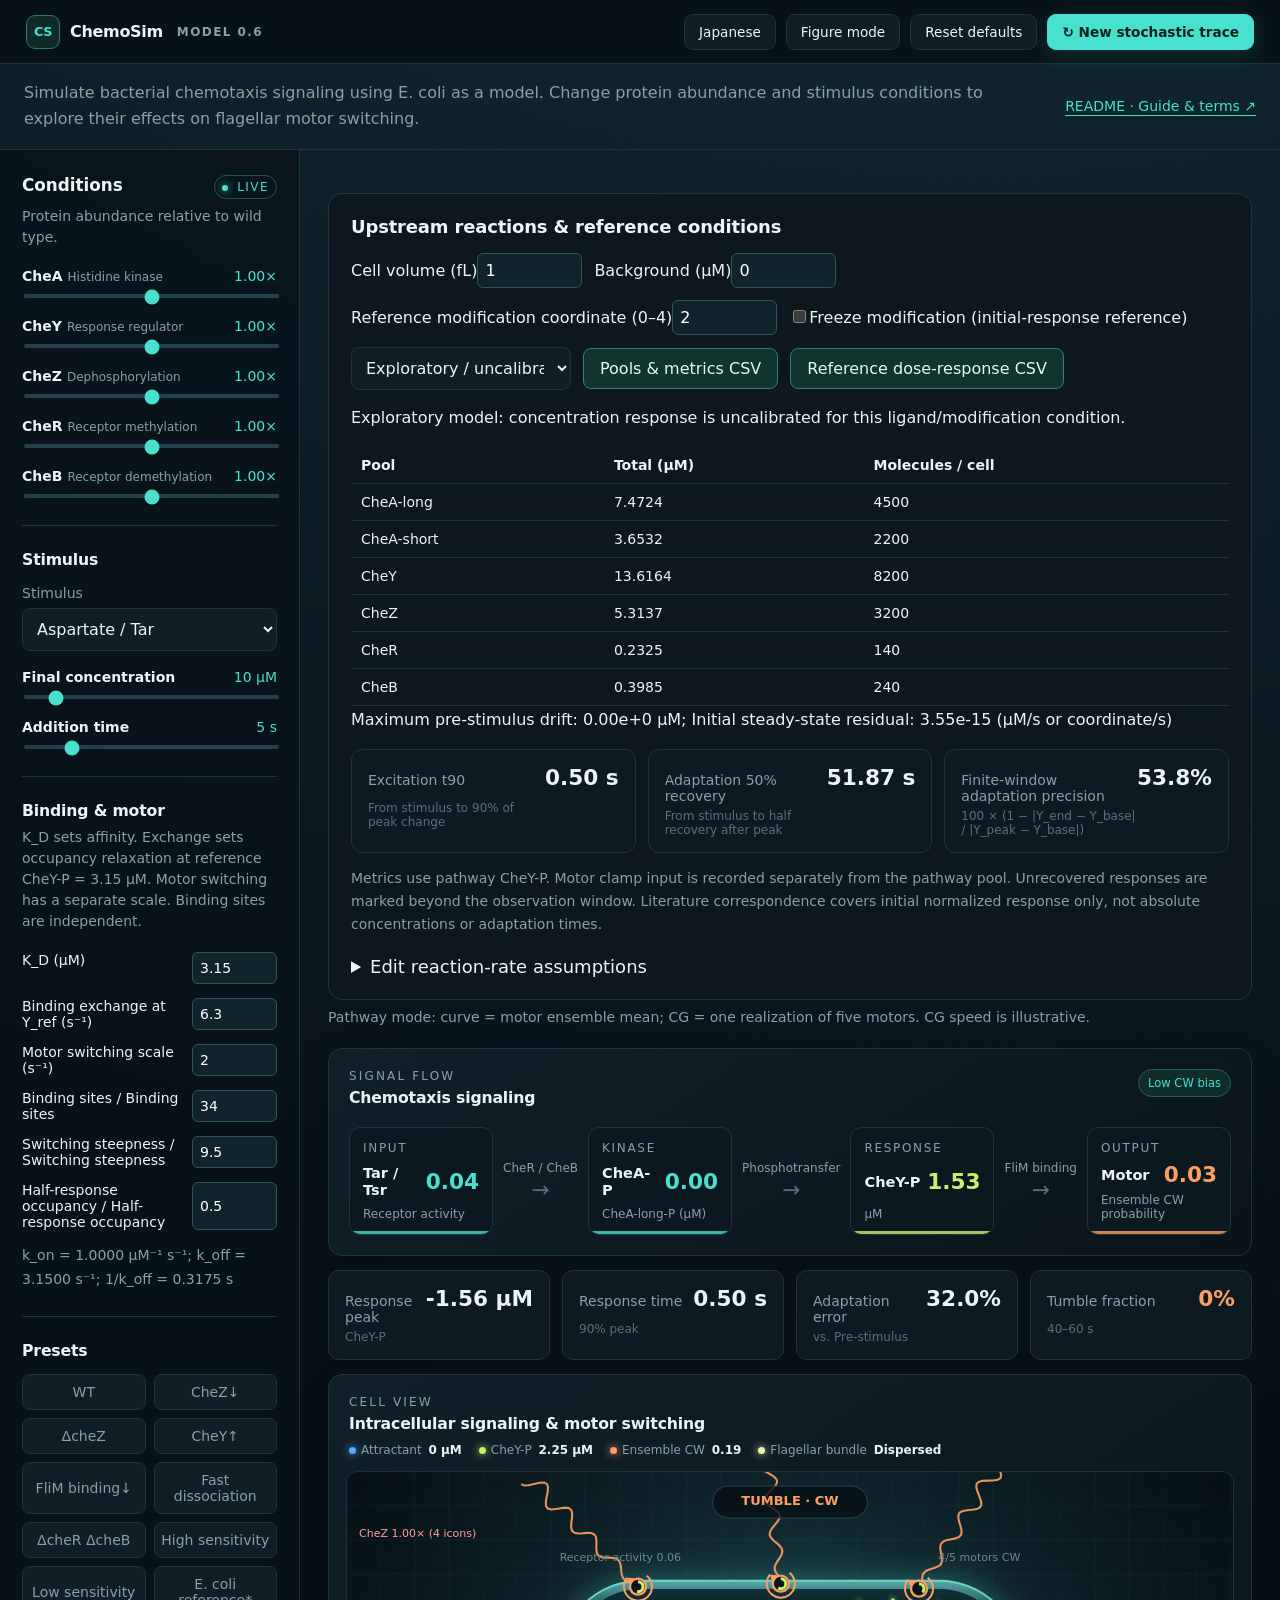
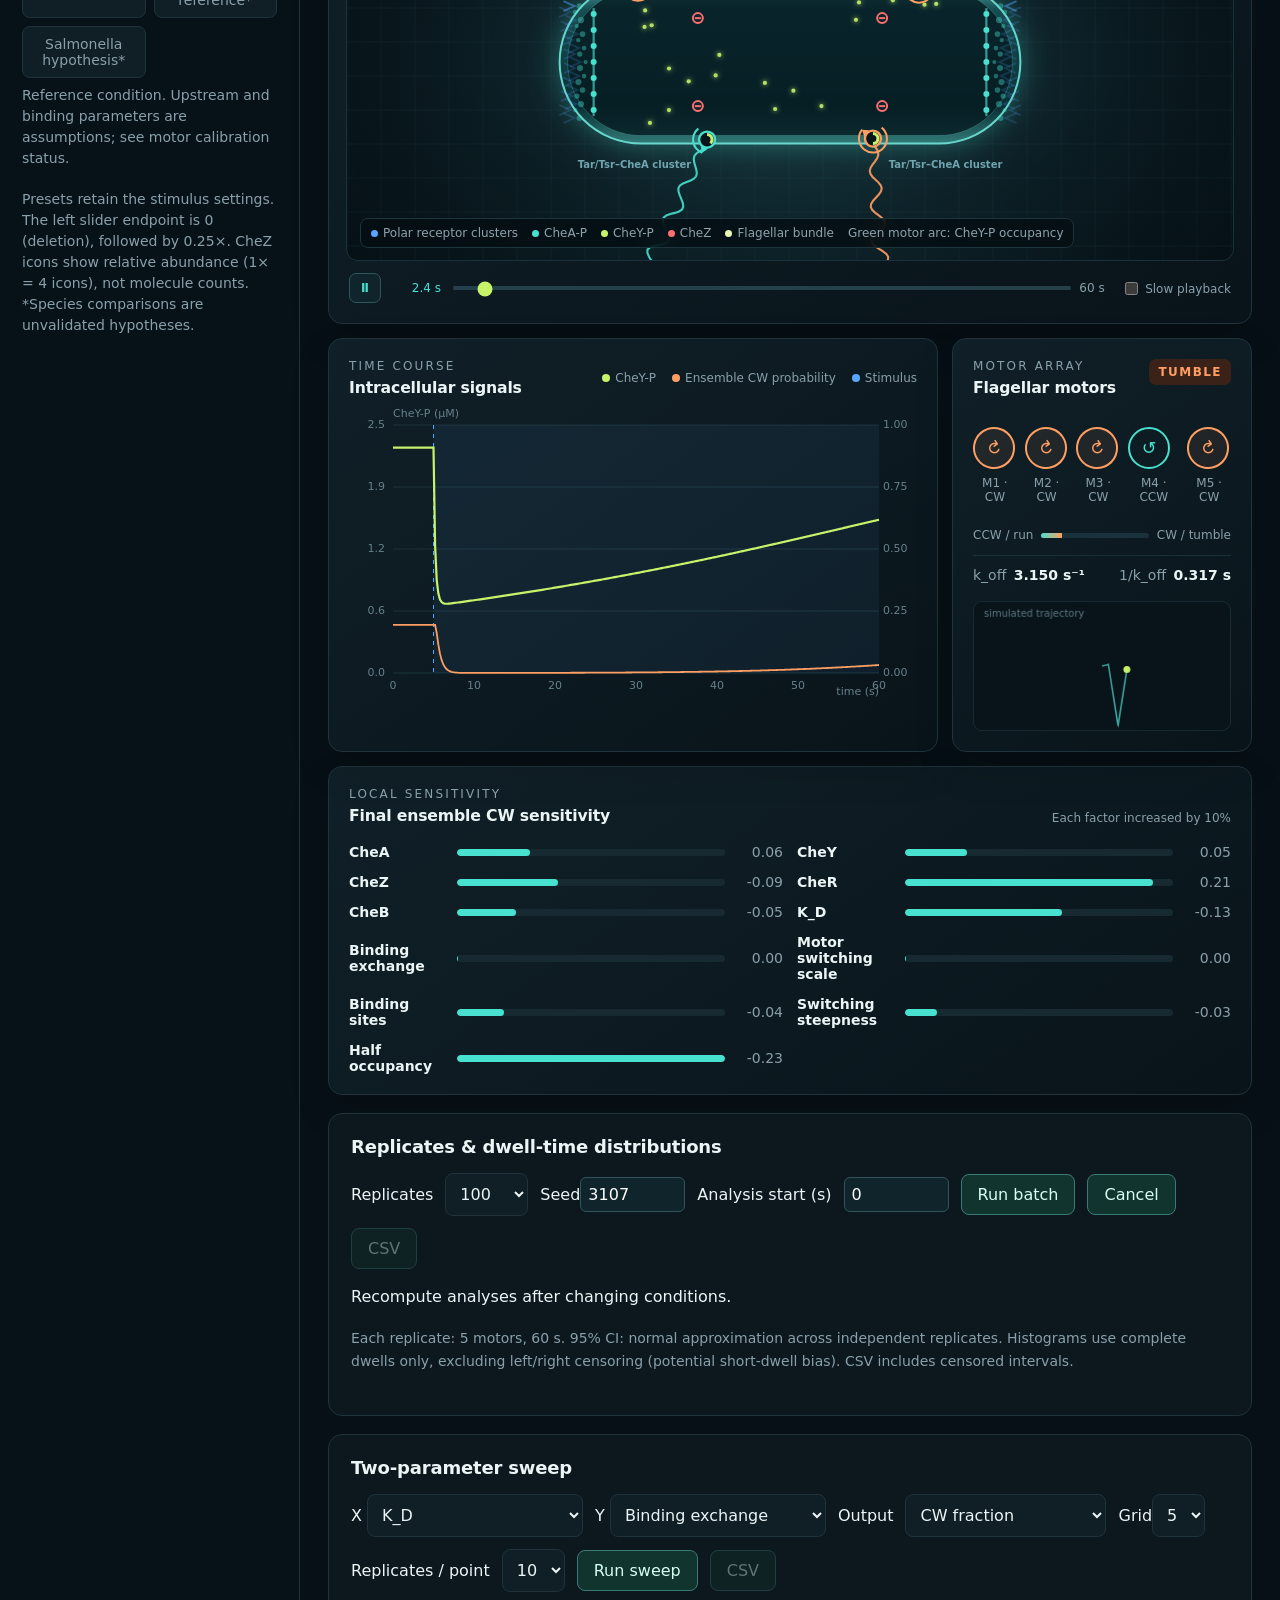
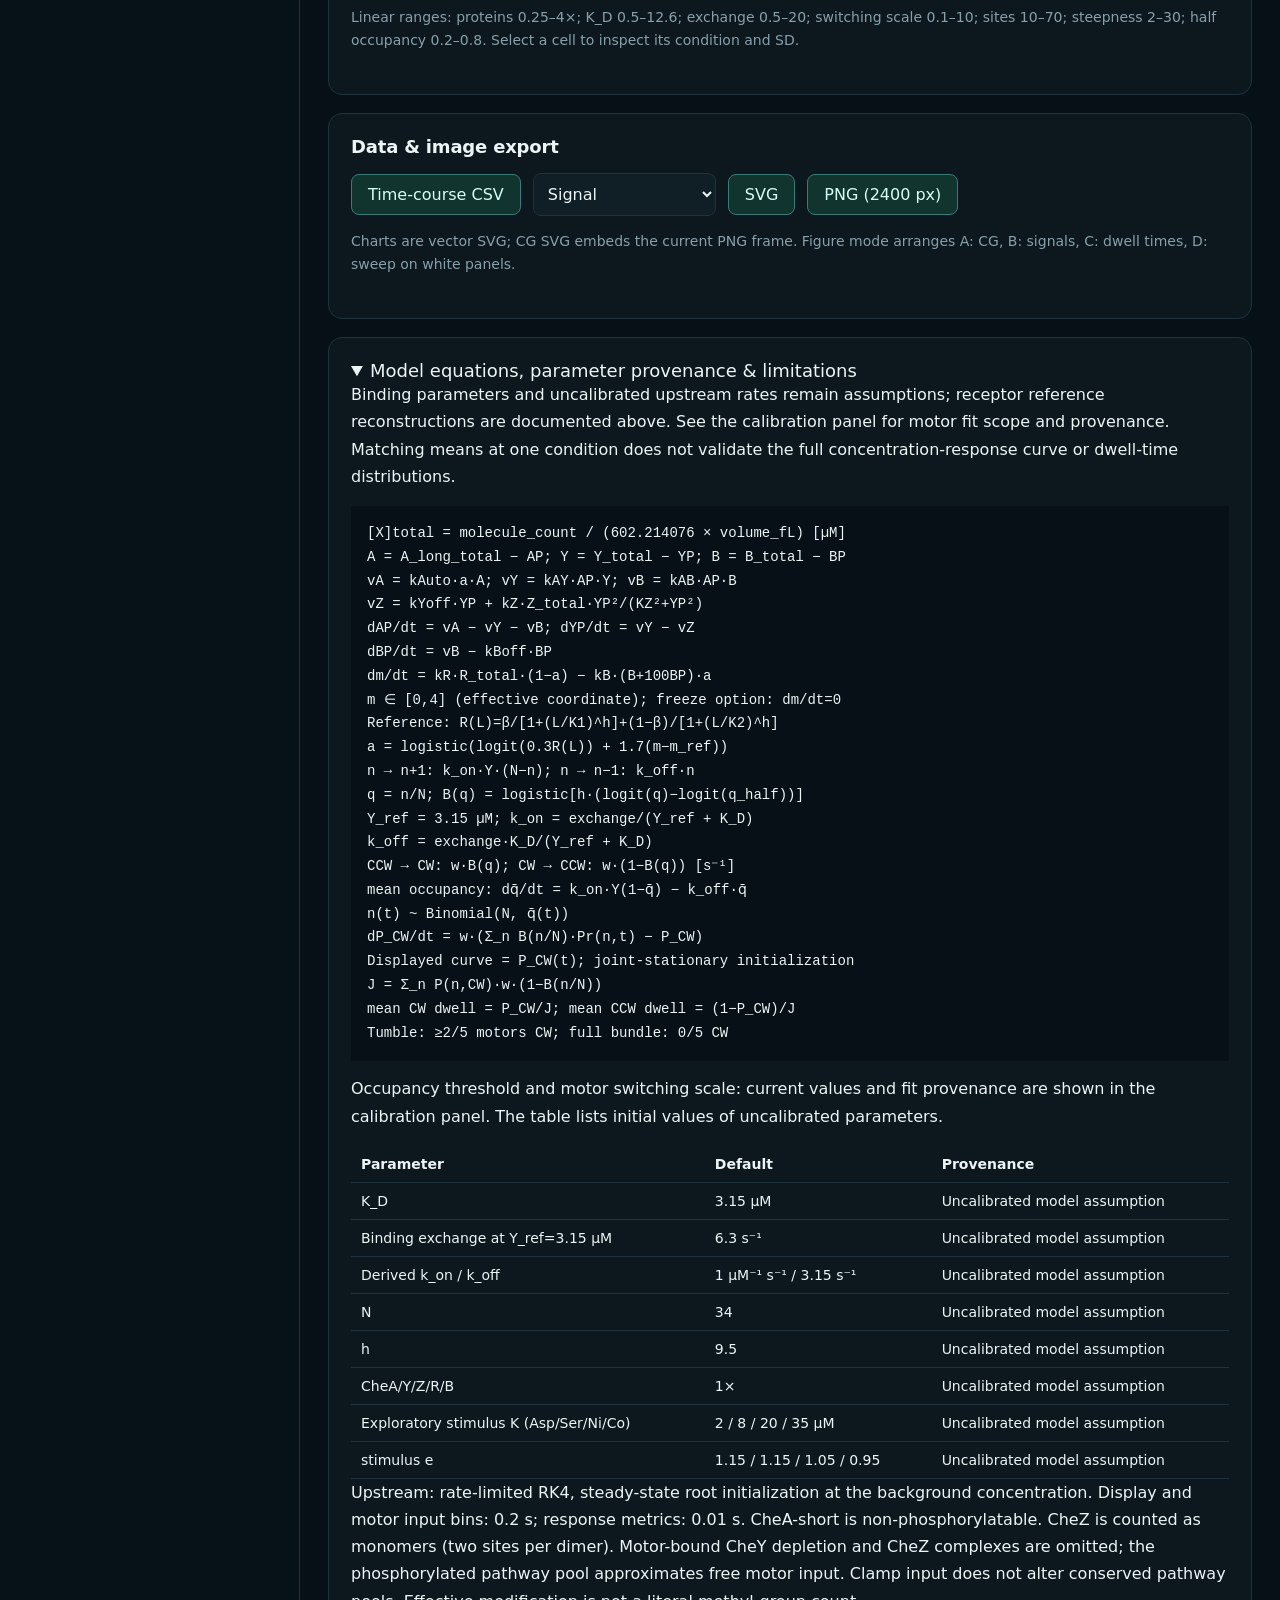
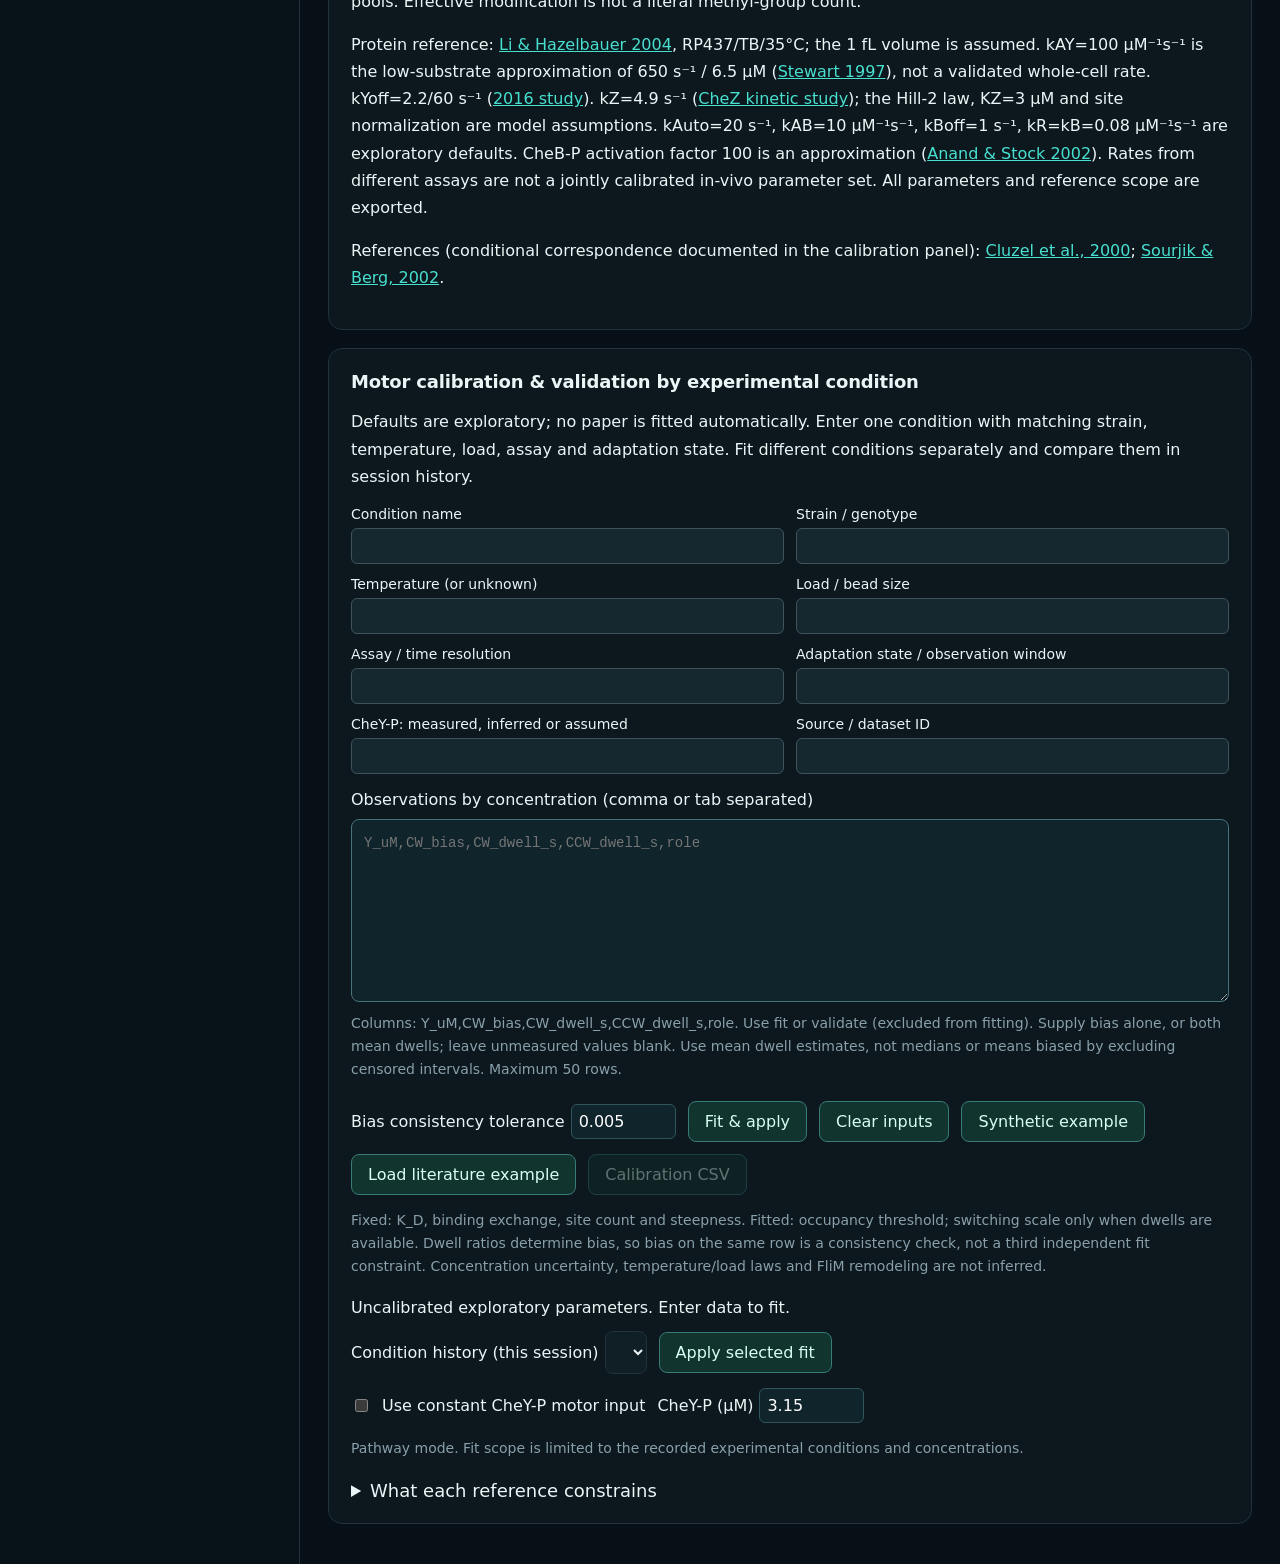
<file: index.html>
<!doctype html>
<html lang="en">
<head>
  <meta charset="utf-8">
  <meta name="viewport" content="width=device-width, initial-scale=1">
  <meta name="theme-color" content="#071016">
  <title>ChemoSim — E. coli chemotaxis simulator</title>
  <meta name="description" content="Explore E. coli chemotaxis with conserved protein pools, stochastic motors and condition-specific calibration. Model assumptions and limitations are documented.">
  <link rel="stylesheet" href="styles.css">
  <link rel="stylesheet" href="research.css">
</head>
<body>
  <header class="topbar">
    <div class="brand"><span class="brand-mark">CS</span><span>ChemoSim</span><em>MODEL 0.6</em></div>
    <div class="top-actions">
      <button id="resetBtn" class="ghost-btn" type="button">標準条件に戻す</button>
      <button id="runBtn" class="primary-btn" type="button" title="同一条件で新しい確率的切替系列を生成"><span>↻</span> 確率過程を再試行</button>
    </div>
  </header>
  <section class="tool-intro" aria-label="About ChemoSim"><p data-ja="バクテリアの走化性シグナル伝達を、大腸菌をモデルにシミュレーションします。タンパク質量や刺激条件を変え、べん毛モーターの回転切替への影響を可視化できます。" data-en="Simulate bacterial chemotaxis signaling using E. coli as a model. Change protein abundance and stimulus conditions to explore their effects on flagellar motor switching.">Simulate bacterial chemotaxis signaling using E. coli as a model. Change protein abundance and stimulus conditions to explore their effects on flagellar motor switching.</p><a class="readme-link" href="readme.html" target="_blank" rel="noopener" data-ja="README・使い方・利用条件 ↗" data-en="README · Guide &amp; terms ↗">README · Guide &amp; terms ↗</a></section>


  <main class="workspace">
    <aside class="controls-panel">
      <section>
        <div class="section-head"><h1>実験条件</h1><span class="status"><i></i> LIVE</span></div>
        <p class="helper">タンパク質量を野生型比で変更します。</p>
        <div id="proteinControls" class="control-list"></div>
      </section>

      <section class="stimulus-section">
        <h2>刺激</h2>
        <label class="select-label" for="ligandSelect">刺激物質</label>
        <select id="ligandSelect">
          <optgroup label="誘引物質">
            <option value="asp">Aspartate / Tar</option>
            <option value="ser">Serine / Tsr</option>
          </optgroup>
          <optgroup label="忌避物質">
            <option value="ni">Nickel (Ni²⁺) / Tar</option>
            <option value="co">Cobalt (Co²⁺) / Tar</option>
          </optgroup>
        </select>
        <div class="slider-row compact">
          <div class="slider-meta"><label for="ligand">添加後濃度</label><output id="ligandOut">10 µM</output></div>
          <input id="ligand" type="range" min="0" max="100" value="10" step="1">
        </div>
        <div class="slider-row compact">
          <div class="slider-meta"><label for="stepTime">添加時刻</label><output id="stepTimeOut">5 s</output></div>
          <input id="stepTime" type="range" min="0" max="30" value="5" step="1">
        </div>
      </section>

      <section class="motor-parameter-section">
        <h2>モーター特性</h2>
        <p class="helper">CheY-Pのモーターからの解離しやすさを変更します。</p>
        <div class="slider-row compact">
          <div class="slider-meta">
            <label for="motorInstability">CheY-P結合の不安定性<span>相対 k<sub>off</sub></span></label>
            <output id="motorInstabilityOut">1.00×</output>
          </div>
          <input id="motorInstability" type="range" min="0" max="200" value="100" step="1">
          <div class="range-ends"><span>安定 0.25×</span><span>不安定 4.00×</span></div>
        </div>
      </section>

      <section class="preset-section">
        <h2>比較プリセット</h2>
        <div class="preset-grid">
          <button data-preset="wt" class="preset active">WT</button>
          <button data-preset="cheZlow" class="preset">CheZ↓</button>
          <button data-preset="cheYhigh" class="preset">CheY↑</button>
          <button data-preset="adaptOff" class="preset">適応欠損</button>
        </div>
      </section>
    </aside>

    <section class="results-panel">
      <div class="pathway-card">
        <div class="card-head">
          <div><span class="eyebrow">SIGNAL FLOW</span><h2>走化性シグナル伝達</h2></div>
          <span id="phenotypeBadge" class="phenotype">適応応答</span>
        </div>
        <div class="pathway" aria-label="受容体からべん毛モーターまでのシグナル経路">
          <article class="node receptor"><small>INPUT</small><strong>Tar / Tsr</strong><span id="receptorValue">0.50</span><b>受容体活性</b></article>
          <div class="arrow"><span>CheR / CheB</span>→</div>
          <article class="node kinase"><small>KINASE</small><strong>CheA-P</strong><span id="cheAPValue">0.50</span><b>相対活性</b></article>
          <div class="arrow"><span>リン酸転移</span>→</div>
          <article class="node response"><small>RESPONSE</small><strong>CheY-P</strong><span id="cheYPValue">3.0</span><b>µM</b></article>
          <div class="arrow"><span>FliM結合</span>→</div>
          <article class="node motor"><small>OUTPUT</small><strong>Motor</strong><span id="cwValue">0.20</span><b>CW bias</b></article>
        </div>
      </div>

      <div class="metrics-grid">
        <article class="metric"><span>応答ピーク</span><strong id="peakMetric">—</strong><small>CheY-P</small></article>
        <article class="metric"><span>応答時間</span><strong id="responseMetric">—</strong><small>90% peak</small></article>
        <article class="metric"><span>適応誤差</span><strong id="adaptMetric">—</strong><small>vs. 刺激前</small></article>
        <article class="metric accent"><span>Tumble時間率</span><strong id="tumbleMetric">—</strong><small>40–60 s</small></article>
      </div>

      <article class="cell-card">
        <div class="card-head cell-head">
          <div><span class="eyebrow">CELL VIEW</span><h2>大腸菌内シグナルとモーター反転</h2></div>
          <div class="cell-readouts">
            <span><i id="stimulusDot" class="dot ligand-dot"></i><span id="stimulusKindLabel">誘引</span> <strong id="cgLigand">0 µM</strong></span>
            <span><i class="dot yp-dot"></i>CheY-P <strong id="cgCheYP">—</strong></span>
            <span><i class="dot motor-dot"></i>Ensemble CW <strong id="cgCW">—</strong></span>
            <span><i class="dot bundle-dot"></i>べん毛束 <strong id="bundleState">形成</strong></span>
          </div>
        </div>
        <div class="cell-stage">
          <canvas id="cellScene" role="img" aria-label="大腸菌内のCheY-P濃度とべん毛モーター回転を表すCGアニメーション"></canvas>
          <div class="scene-key">
            <span><i class="key-receptor"></i>極性受容体クラスター</span><span><i class="key-chea"></i>CheA-P</span><span><i class="key-chey"></i>CheY-P</span><span><i class="key-chez"></i>CheZ</span><span><i class="key-bundle"></i>べん毛束</span>
          </div>
        </div>
        <div class="playback">
          <button id="playPause" class="play-button" type="button" aria-label="アニメーションを一時停止">Ⅱ</button>
          <output id="playTime">0.0 s</output>
          <input id="timeScrubber" type="range" min="0" max="300" value="0" step="1" aria-label="シミュレーション時刻">
          <span>60 s</span>
          <label><input id="slowMotion" type="checkbox"> 低速再生</label>
        </div>
      </article>

      <div class="analysis-grid">
        <article class="chart-card">
          <div class="card-head chart-head">
            <div><span class="eyebrow">TIME COURSE</span><h2>細胞内シグナル</h2></div>
            <div class="legend"><span class="l-chey">CheY-P</span><span class="l-cw">Ensemble CW probability</span><span class="l-input">刺激</span></div>
          </div>
          <div class="canvas-wrap"><canvas id="signalChart" role="img" aria-label="CheY-PとCW biasの時系列グラフ"></canvas></div>
        </article>

        <article class="motor-card">
          <div class="card-head"><div><span class="eyebrow">MOTOR ARRAY</span><h2>べん毛モーター</h2></div><span id="behaviorState" class="behavior run">RUN</span></div>
          <div id="motorArray" class="motor-array"></div>
          <div class="motor-summary"><span>CCW / run</span><div class="bias-track"><i id="biasFill"></i></div><span>CW / tumble</span></div>
          <div class="motor-kinetics"><span>CheY-P相対解離速度 <strong id="motorKoffReadout">1.00×</strong></span><span>相対結合寿命 <strong id="motorLifetimeReadout">1.00×</strong></span></div>
          <canvas id="trajectory" class="trajectory" role="img" aria-label="細胞運動軌跡"></canvas>
        </article>
      </div>

      <article class="sensitivity-card">
        <div class="card-head"><div><span class="eyebrow">LOCAL SENSITIVITY</span><h2>定常CW biasへの寄与</h2></div><small>各因子を単独で+10%変化</small></div>
        <div id="sensitivityBars" class="sensitivity-bars"></div>
      </article>


    </section>
  </main>
  <script src="engine.js"></script>
  <script src="upstream.js"></script>
  <script src="app.js"></script>
  <script src="research.js"></script>
  <script src="motor-fit.js"></script>
  <script src="calibration.js"></script>
  <script src="upstream-ui.js"></script>
</body>
</html>
</file>
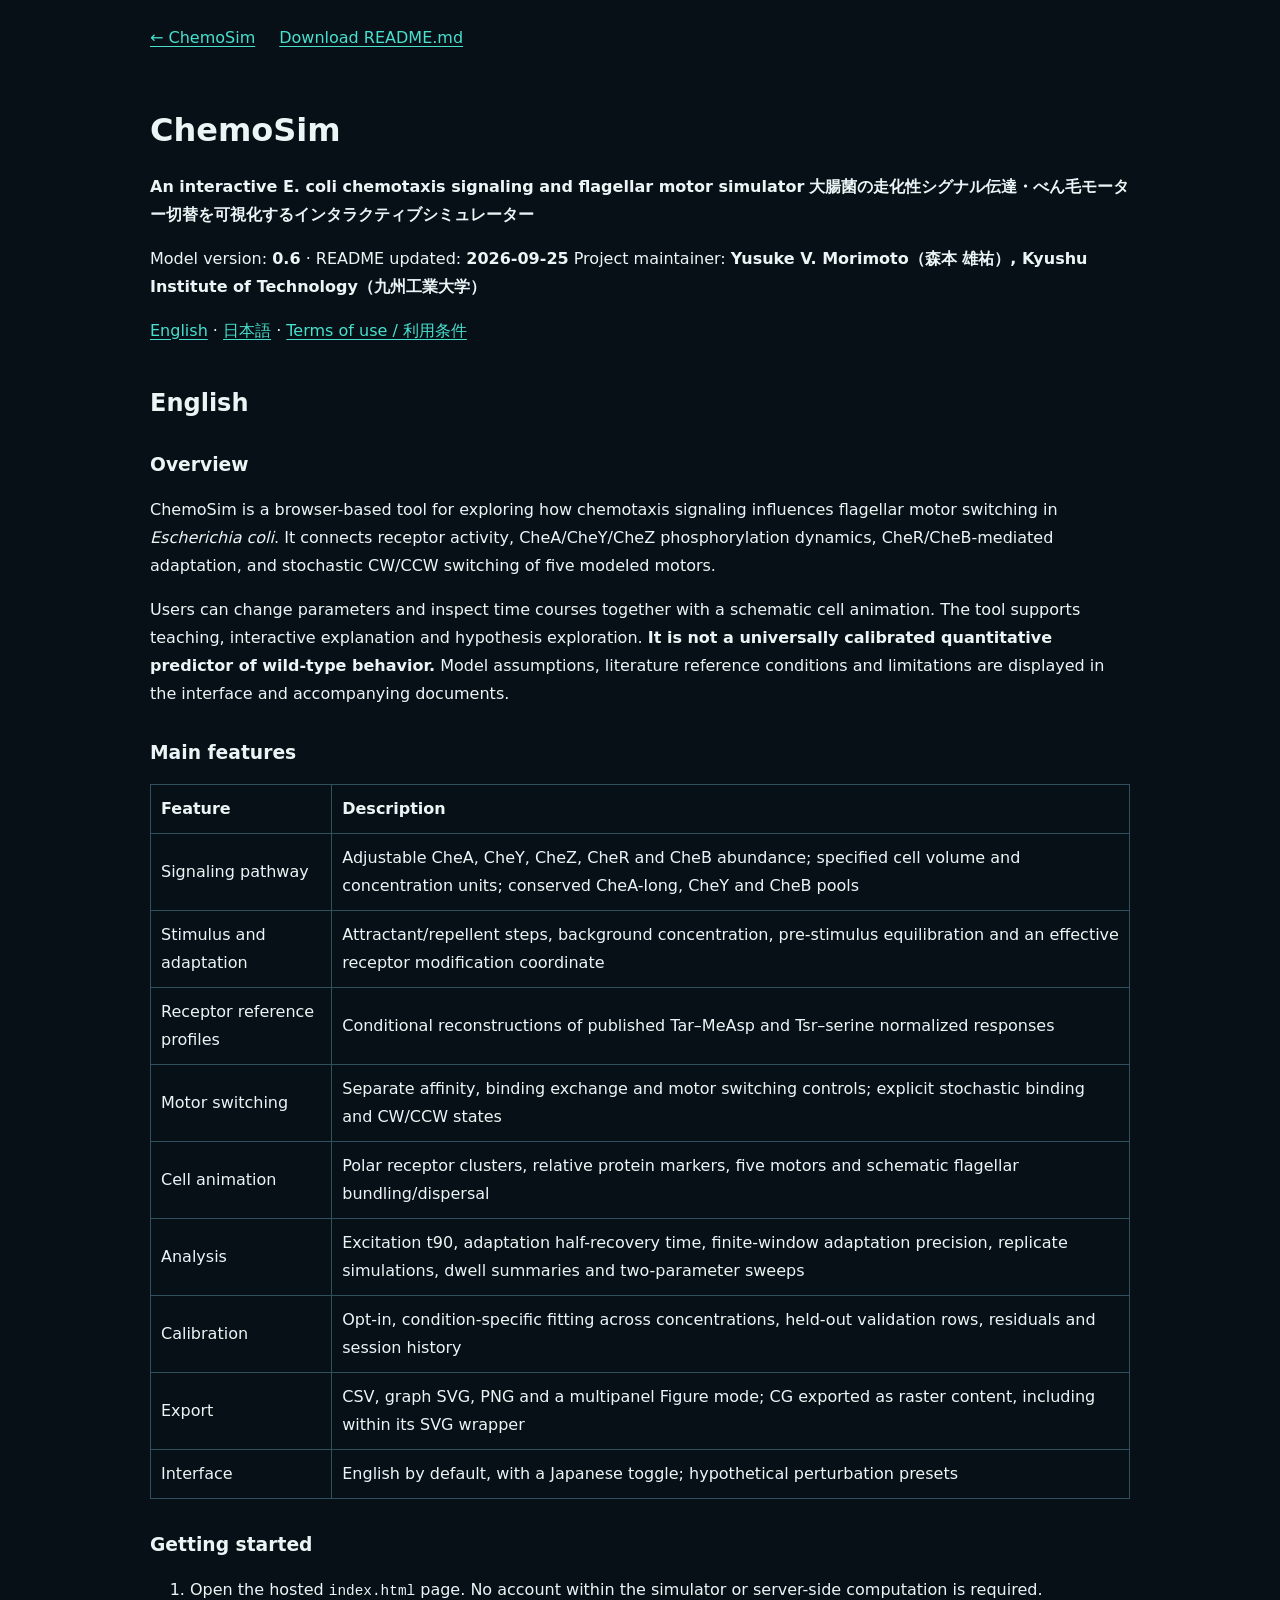
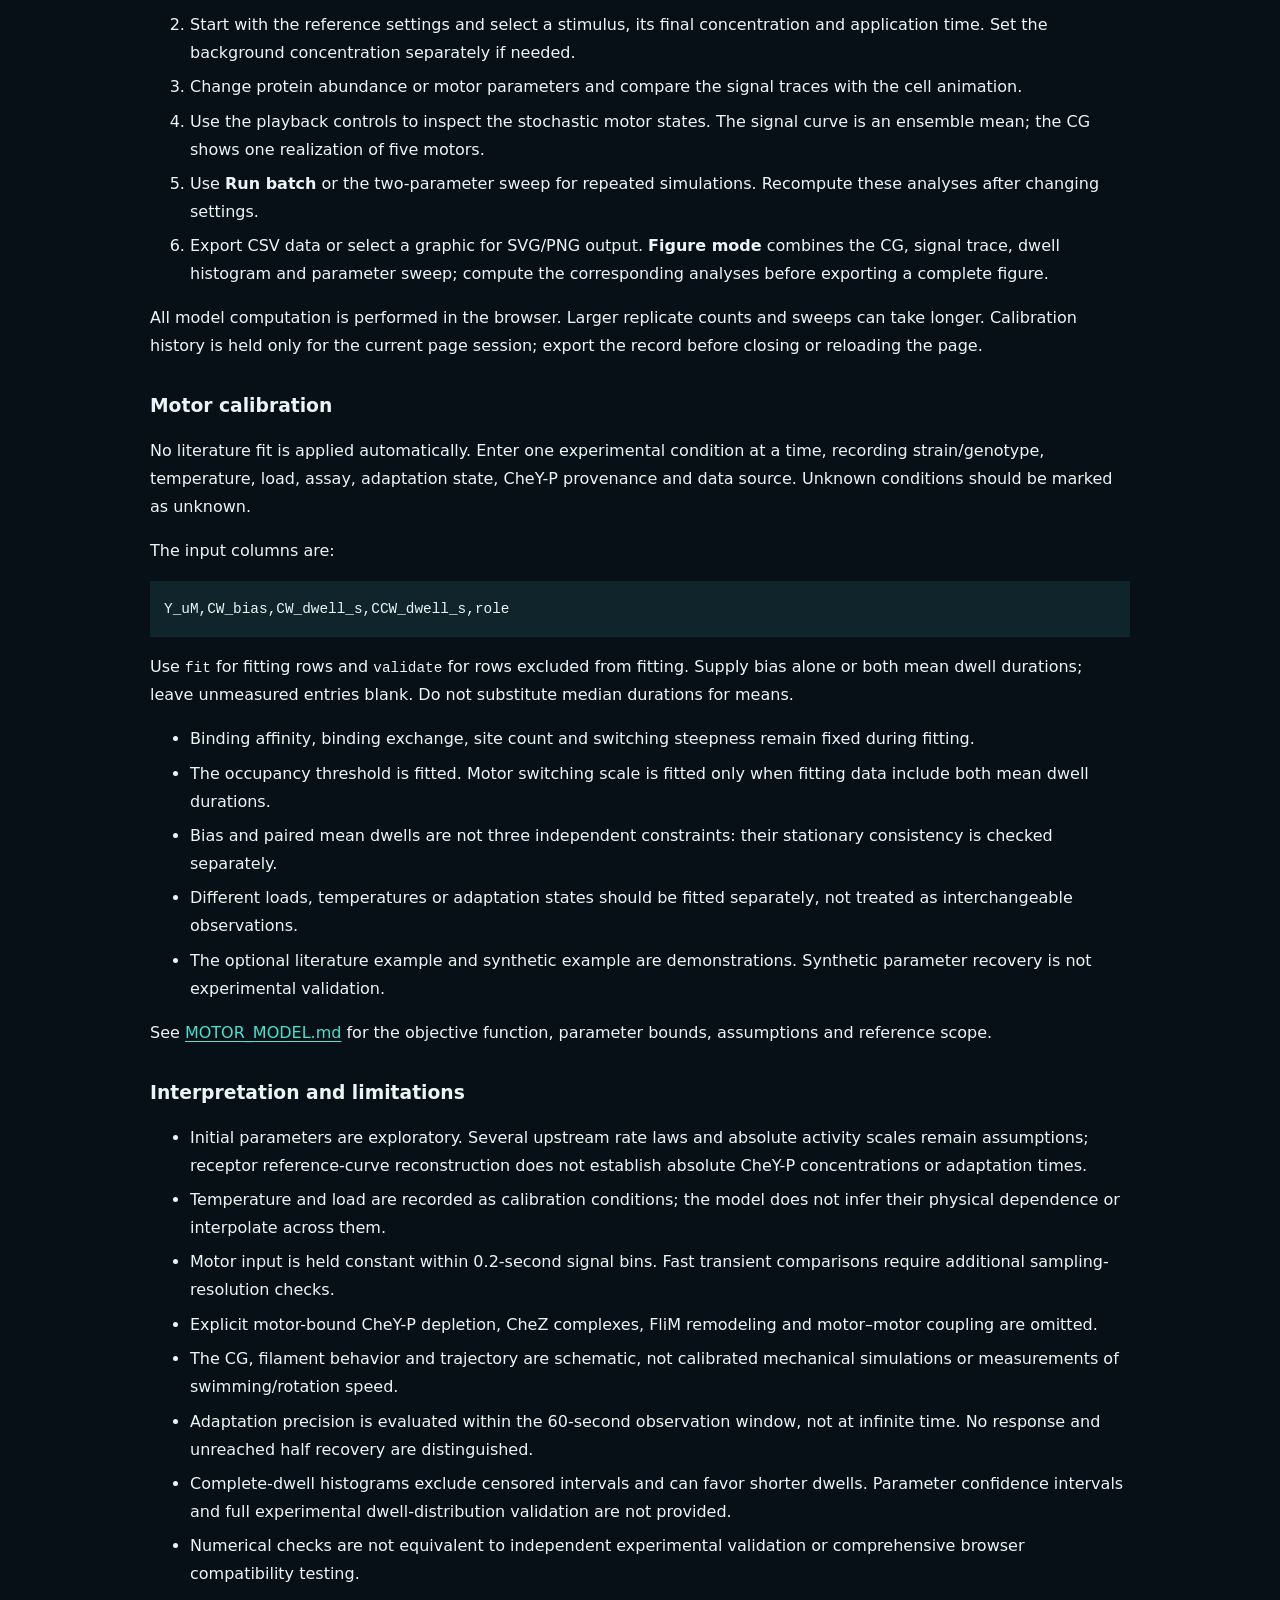
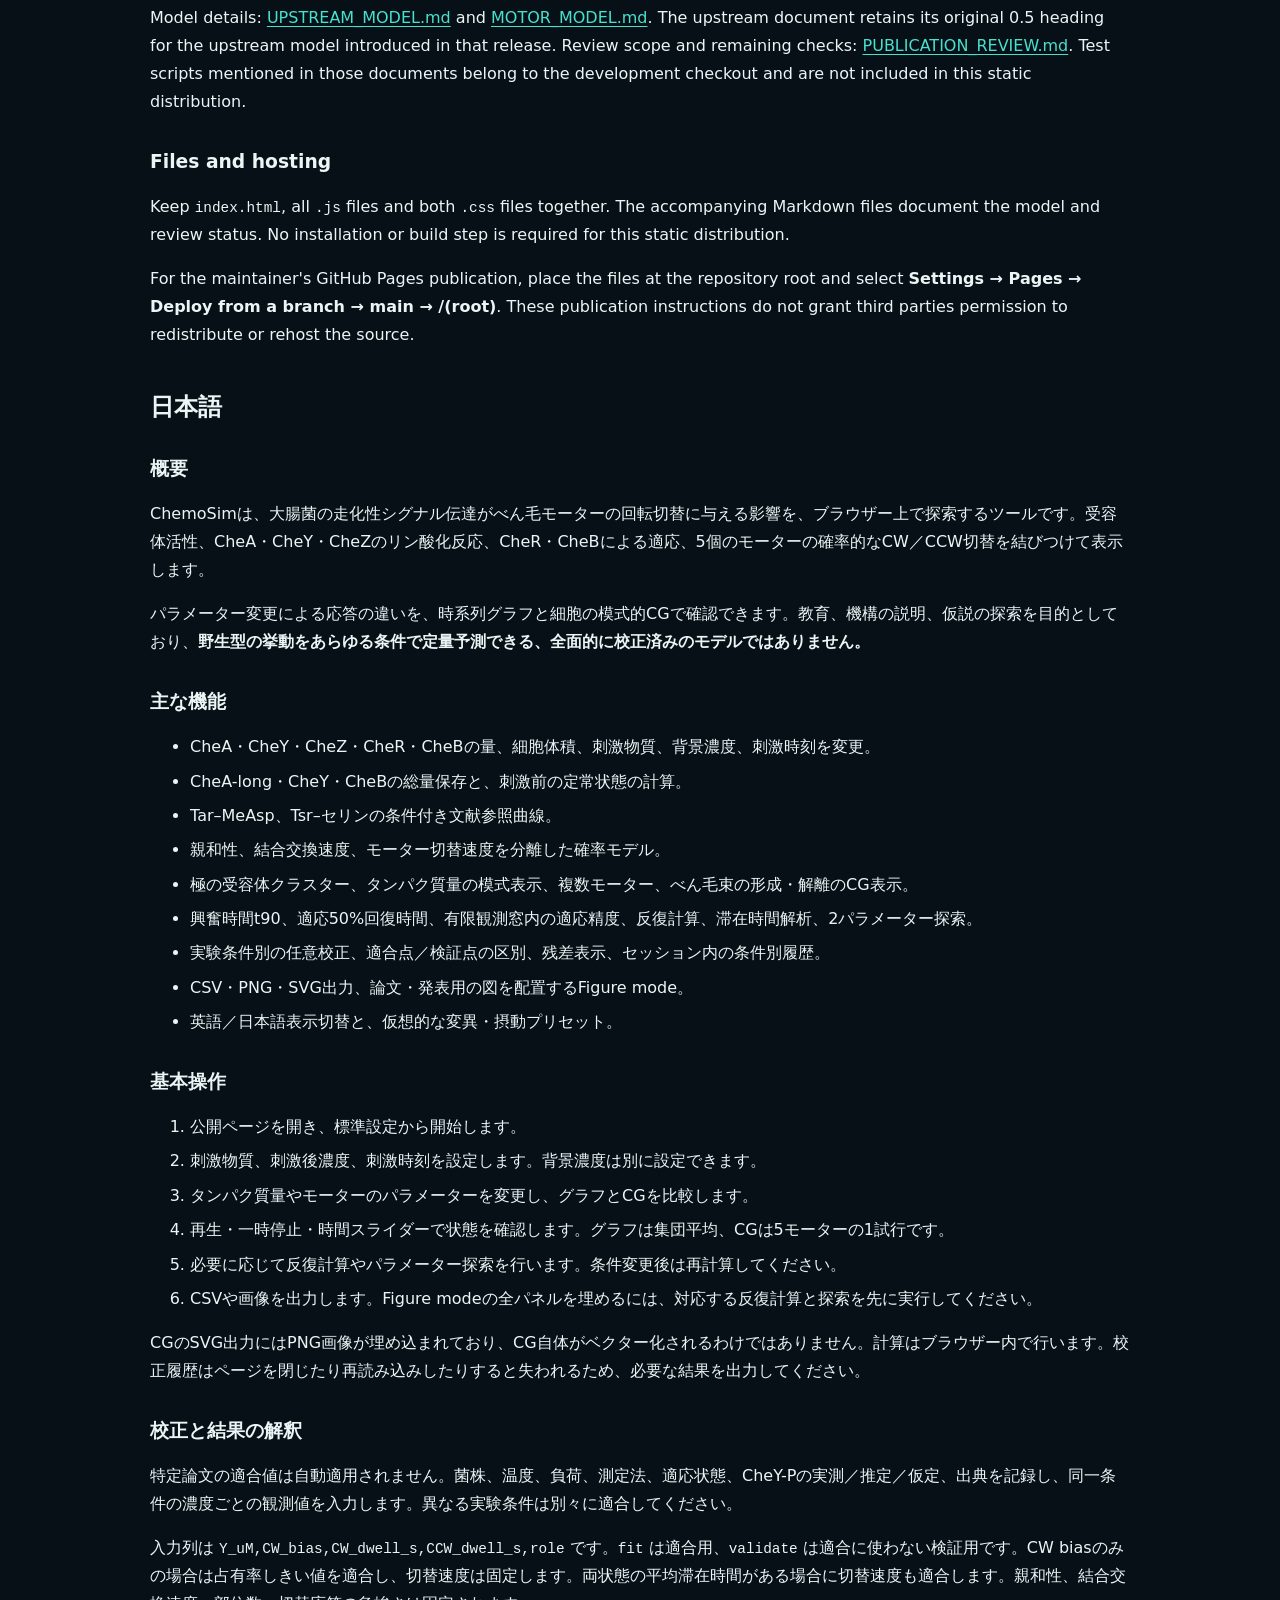
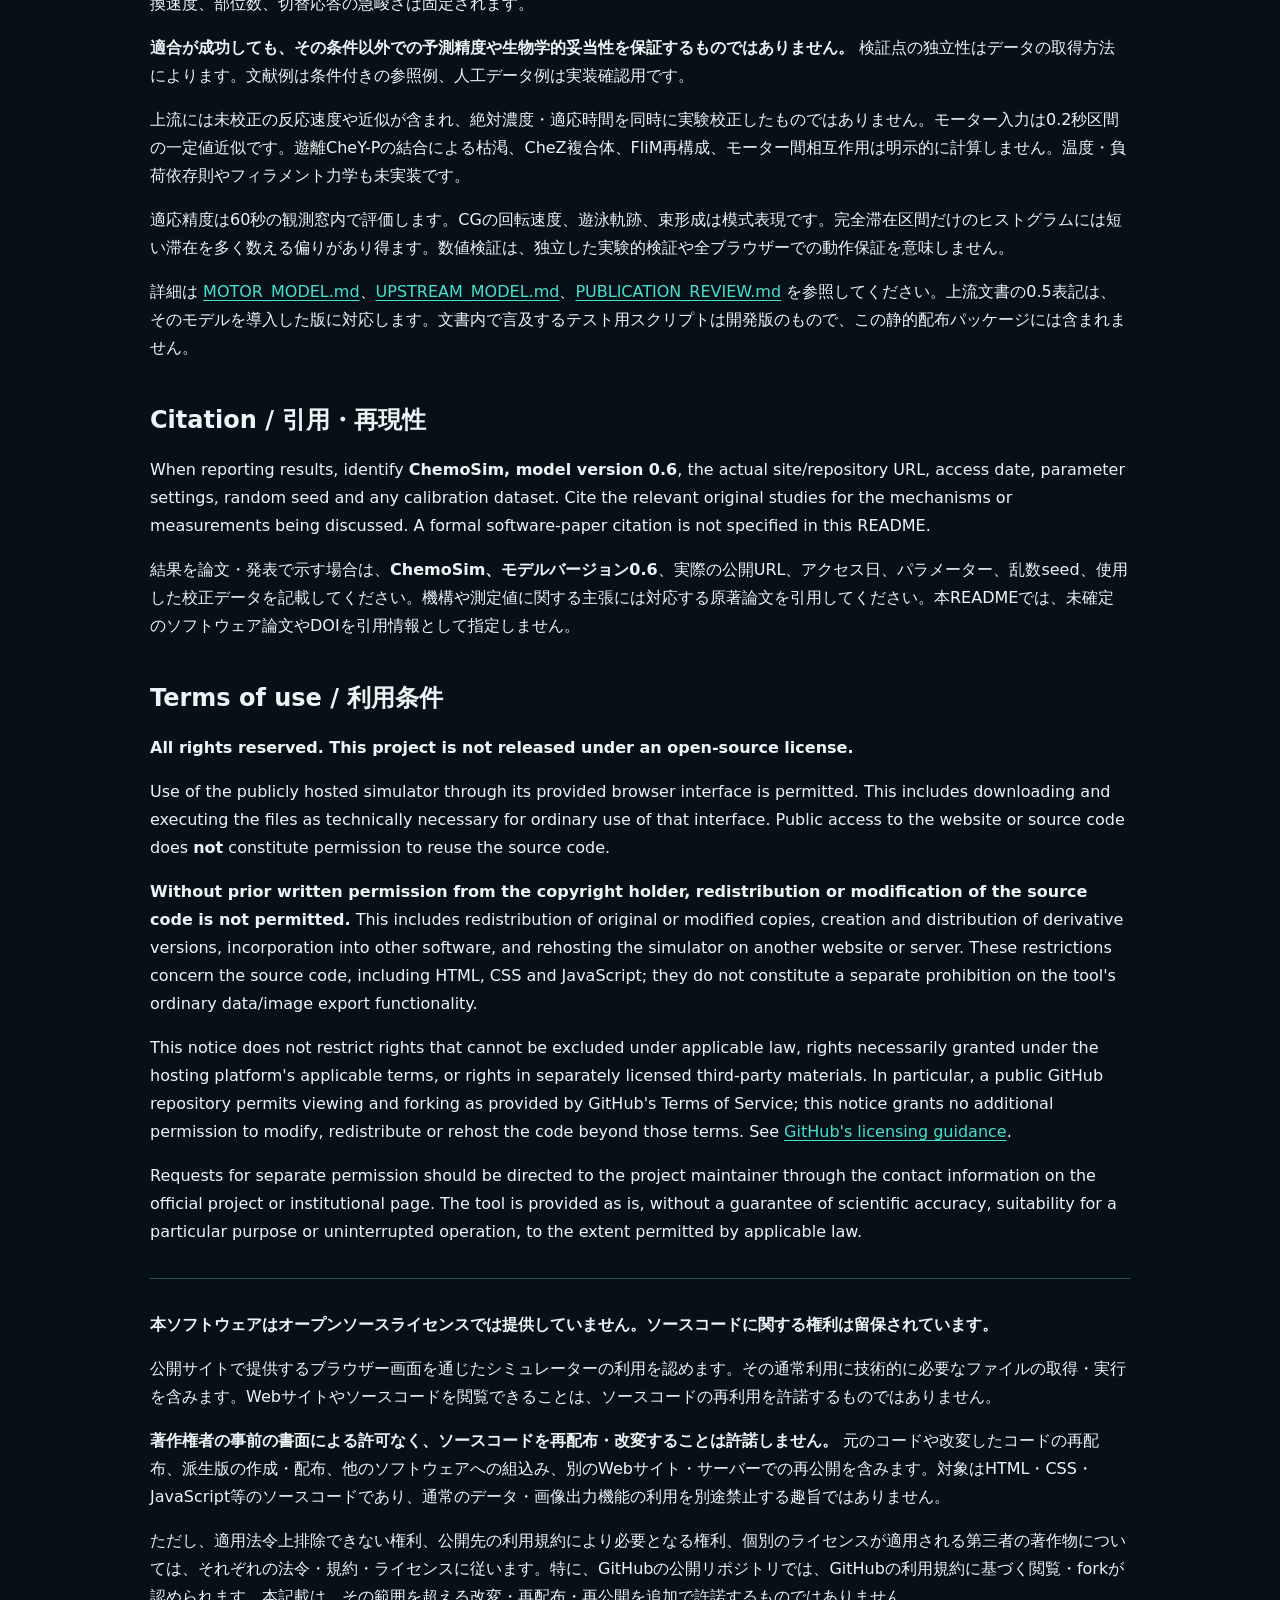
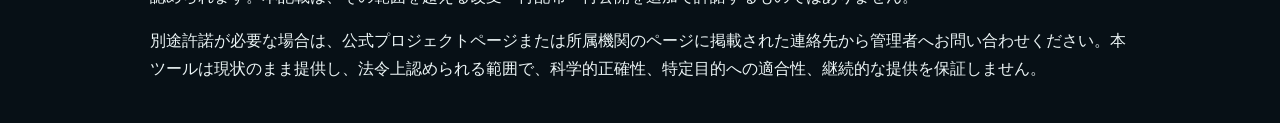
<file: readme.html>
<!doctype html><html lang="en"><head><meta charset="utf-8"><meta name="viewport" content="width=device-width, initial-scale=1"><title>ChemoSim — README</title><style>body{margin:0;background:#071016;color:#ecf5f6;font:16px/1.75 system-ui,sans-serif}main{max-width:980px;margin:auto;padding:24px}nav{display:flex;gap:24px;flex-wrap:wrap}a{color:#48e0cf;text-underline-offset:3px}h1,h2,h3{line-height:1.3;margin-top:1.8em}p,li,td{overflow-wrap:anywhere}li{margin:.4em 0}table{border-collapse:collapse;width:100%}th,td{padding:10px;border:1px solid #31505d;text-align:left}pre{padding:14px;background:#10242b;overflow-x:auto}code{font-size:.9em}.table-wrap{overflow-x:auto}hr{border:0;border-top:1px solid #31505d;margin:32px 0}a:focus-visible{outline:2px solid #c7f36b;outline-offset:3px}</style></head><body><main><nav><a href="index.html">← ChemoSim</a><a href="README.md" download>Download README.md</a></nav><h1 id="chemosim">ChemoSim</h1><p><strong>An interactive E. coli chemotaxis signaling and flagellar motor simulator</strong>   <strong>大腸菌の走化性シグナル伝達・べん毛モーター切替を可視化するインタラクティブシミュレーター</strong></p><p>Model version: <strong>0.6</strong> · README updated: <strong>2026-09-25</strong>   Project maintainer: <strong>Yusuke V. Morimoto（森本 雄祐）, Kyushu Institute of Technology（九州工業大学）</strong></p><p><a href="#english">English</a> · <a href="#日本語">日本語</a> · <a href="#terms-of-use--利用条件">Terms of use / 利用条件</a></p><h2 id="english">English</h2><h3 id="overview">Overview</h3><p>ChemoSim is a browser-based tool for exploring how chemotaxis signaling influences flagellar motor switching in <em>Escherichia coli</em>. It connects receptor activity, CheA/CheY/CheZ phosphorylation dynamics, CheR/CheB-mediated adaptation, and stochastic CW/CCW switching of five modeled motors.</p><p>Users can change parameters and inspect time courses together with a schematic cell animation. The tool supports teaching, interactive explanation and hypothesis exploration. <strong>It is not a universally calibrated quantitative predictor of wild-type behavior.</strong> Model assumptions, literature reference conditions and limitations are displayed in the interface and accompanying documents.</p><h3 id="main-features">Main features</h3><div class="table-wrap"><table><tr><th>Feature</th><th>Description</th></tr><tr><td>Signaling pathway</td><td>Adjustable CheA, CheY, CheZ, CheR and CheB abundance; specified cell volume and concentration units; conserved CheA-long, CheY and CheB pools</td></tr><tr><td>Stimulus and adaptation</td><td>Attractant/repellent steps, background concentration, pre-stimulus equilibration and an effective receptor modification coordinate</td></tr><tr><td>Receptor reference profiles</td><td>Conditional reconstructions of published Tar–MeAsp and Tsr–serine normalized responses</td></tr><tr><td>Motor switching</td><td>Separate affinity, binding exchange and motor switching controls; explicit stochastic binding and CW/CCW states</td></tr><tr><td>Cell animation</td><td>Polar receptor clusters, relative protein markers, five motors and schematic flagellar bundling/dispersal</td></tr><tr><td>Analysis</td><td>Excitation t90, adaptation half-recovery time, finite-window adaptation precision, replicate simulations, dwell summaries and two-parameter sweeps</td></tr><tr><td>Calibration</td><td>Opt-in, condition-specific fitting across concentrations, held-out validation rows, residuals and session history</td></tr><tr><td>Export</td><td>CSV, graph SVG, PNG and a multipanel Figure mode; CG exported as raster content, including within its SVG wrapper</td></tr><tr><td>Interface</td><td>English by default, with a Japanese toggle; hypothetical perturbation presets</td></tr></table></div><h3 id="getting-started">Getting started</h3><ol><li>Open the hosted <code>index.html</code> page. No account within the simulator or server-side computation is required.</li><li>Start with the reference settings and select a stimulus, its final concentration and application time. Set the background concentration separately if needed.</li><li>Change protein abundance or motor parameters and compare the signal traces with the cell animation.</li><li>Use the playback controls to inspect the stochastic motor states. The signal curve is an ensemble mean; the CG shows one realization of five motors.</li><li>Use <strong>Run batch</strong> or the two-parameter sweep for repeated simulations. Recompute these analyses after changing settings.</li><li>Export CSV data or select a graphic for SVG/PNG output. <strong>Figure mode</strong> combines the CG, signal trace, dwell histogram and parameter sweep; compute the corresponding analyses before exporting a complete figure.</li></ol><p>All model computation is performed in the browser. Larger replicate counts and sweeps can take longer. Calibration history is held only for the current page session; export the record before closing or reloading the page.</p><h3 id="motor-calibration">Motor calibration</h3><p>No literature fit is applied automatically. Enter one experimental condition at a time, recording strain/genotype, temperature, load, assay, adaptation state, CheY-P provenance and data source. Unknown conditions should be marked as unknown.</p><p>The input columns are:</p><pre><code>Y_uM,CW_bias,CW_dwell_s,CCW_dwell_s,role</code></pre><p>Use <code>fit</code> for fitting rows and <code>validate</code> for rows excluded from fitting. Supply bias alone or both mean dwell durations; leave unmeasured entries blank. Do not substitute median durations for means.</p><ul><li>Binding affinity, binding exchange, site count and switching steepness remain fixed during fitting.</li><li>The occupancy threshold is fitted. Motor switching scale is fitted only when fitting data include both mean dwell durations.</li><li>Bias and paired mean dwells are not three independent constraints: their stationary consistency is checked separately.</li><li>Different loads, temperatures or adaptation states should be fitted separately, not treated as interchangeable observations.</li><li>The optional literature example and synthetic example are demonstrations. Synthetic parameter recovery is not experimental validation.</li></ul><p>See <a href="MOTOR_MODEL.md">MOTOR_MODEL.md</a> for the objective function, parameter bounds, assumptions and reference scope.</p><h3 id="interpretation-and-limitations">Interpretation and limitations</h3><ul><li>Initial parameters are exploratory. Several upstream rate laws and absolute activity scales remain assumptions; receptor reference-curve reconstruction does not establish absolute CheY-P concentrations or adaptation times.</li><li>Temperature and load are recorded as calibration conditions; the model does not infer their physical dependence or interpolate across them.</li><li>Motor input is held constant within 0.2-second signal bins. Fast transient comparisons require additional sampling-resolution checks.</li><li>Explicit motor-bound CheY-P depletion, CheZ complexes, FliM remodeling and motor–motor coupling are omitted.</li><li>The CG, filament behavior and trajectory are schematic, not calibrated mechanical simulations or measurements of swimming/rotation speed.</li><li>Adaptation precision is evaluated within the 60-second observation window, not at infinite time. No response and unreached half recovery are distinguished.</li><li>Complete-dwell histograms exclude censored intervals and can favor shorter dwells. Parameter confidence intervals and full experimental dwell-distribution validation are not provided.</li><li>Numerical checks are not equivalent to independent experimental validation or comprehensive browser compatibility testing.</li></ul><p>Model details: <a href="UPSTREAM_MODEL.md">UPSTREAM_MODEL.md</a> and <a href="MOTOR_MODEL.md">MOTOR_MODEL.md</a>. The upstream document retains its original 0.5 heading for the upstream model introduced in that release. Review scope and remaining checks: <a href="PUBLICATION_REVIEW.md">PUBLICATION_REVIEW.md</a>. Test scripts mentioned in those documents belong to the development checkout and are not included in this static distribution.</p><h3 id="files-and-hosting">Files and hosting</h3><p>Keep <code>index.html</code>, all <code>.js</code> files and both <code>.css</code> files together. The accompanying Markdown files document the model and review status. No installation or build step is required for this static distribution.</p><p>For the maintainer&#x27;s GitHub Pages publication, place the files at the repository root and select <strong>Settings → Pages → Deploy from a branch → main → /(root)</strong>. These publication instructions do not grant third parties permission to redistribute or rehost the source.</p><h2 id="日本語">日本語</h2><h3 id="概要">概要</h3><p>ChemoSimは、大腸菌の走化性シグナル伝達がべん毛モーターの回転切替に与える影響を、ブラウザー上で探索するツールです。受容体活性、CheA・CheY・CheZのリン酸化反応、CheR・CheBによる適応、5個のモーターの確率的なCW／CCW切替を結びつけて表示します。</p><p>パラメーター変更による応答の違いを、時系列グラフと細胞の模式的CGで確認できます。教育、機構の説明、仮説の探索を目的としており、<strong>野生型の挙動をあらゆる条件で定量予測できる、全面的に校正済みのモデルではありません。</strong></p><h3 id="主な機能">主な機能</h3><ul><li>CheA・CheY・CheZ・CheR・CheBの量、細胞体積、刺激物質、背景濃度、刺激時刻を変更。</li><li>CheA-long・CheY・CheBの総量保存と、刺激前の定常状態の計算。</li><li>Tar–MeAsp、Tsr–セリンの条件付き文献参照曲線。</li><li>親和性、結合交換速度、モーター切替速度を分離した確率モデル。</li><li>極の受容体クラスター、タンパク質量の模式表示、複数モーター、べん毛束の形成・解離のCG表示。</li><li>興奮時間t90、適応50%回復時間、有限観測窓内の適応精度、反復計算、滞在時間解析、2パラメーター探索。</li><li>実験条件別の任意校正、適合点／検証点の区別、残差表示、セッション内の条件別履歴。</li><li>CSV・PNG・SVG出力、論文・発表用の図を配置するFigure mode。</li><li>英語／日本語表示切替と、仮想的な変異・摂動プリセット。</li></ul><h3 id="基本操作">基本操作</h3><ol><li>公開ページを開き、標準設定から開始します。</li><li>刺激物質、刺激後濃度、刺激時刻を設定します。背景濃度は別に設定できます。</li><li>タンパク質量やモーターのパラメーターを変更し、グラフとCGを比較します。</li><li>再生・一時停止・時間スライダーで状態を確認します。グラフは集団平均、CGは5モーターの1試行です。</li><li>必要に応じて反復計算やパラメーター探索を行います。条件変更後は再計算してください。</li><li>CSVや画像を出力します。Figure modeの全パネルを埋めるには、対応する反復計算と探索を先に実行してください。</li></ol><p>CGのSVG出力にはPNG画像が埋め込まれており、CG自体がベクター化されるわけではありません。計算はブラウザー内で行います。校正履歴はページを閉じたり再読み込みしたりすると失われるため、必要な結果を出力してください。</p><h3 id="校正と結果の解釈">校正と結果の解釈</h3><p>特定論文の適合値は自動適用されません。菌株、温度、負荷、測定法、適応状態、CheY-Pの実測／推定／仮定、出典を記録し、同一条件の濃度ごとの観測値を入力します。異なる実験条件は別々に適合してください。</p><p>入力列は <code>Y_uM,CW_bias,CW_dwell_s,CCW_dwell_s,role</code> です。<code>fit</code> は適合用、<code>validate</code> は適合に使わない検証用です。CW biasのみの場合は占有率しきい値を適合し、切替速度は固定します。両状態の平均滞在時間がある場合に切替速度も適合します。親和性、結合交換速度、部位数、切替応答の急峻さは固定されます。</p><p><strong>適合が成功しても、その条件以外での予測精度や生物学的妥当性を保証するものではありません。</strong> 検証点の独立性はデータの取得方法によります。文献例は条件付きの参照例、人工データ例は実装確認用です。</p><p>上流には未校正の反応速度や近似が含まれ、絶対濃度・適応時間を同時に実験校正したものではありません。モーター入力は0.2秒区間の一定値近似です。遊離CheY-Pの結合による枯渇、CheZ複合体、FliM再構成、モーター間相互作用は明示的に計算しません。温度・負荷依存則やフィラメント力学も未実装です。</p><p>適応精度は60秒の観測窓内で評価します。CGの回転速度、遊泳軌跡、束形成は模式表現です。完全滞在区間だけのヒストグラムには短い滞在を多く数える偏りがあり得ます。数値検証は、独立した実験的検証や全ブラウザーでの動作保証を意味しません。</p><p>詳細は <a href="MOTOR_MODEL.md">MOTOR_MODEL.md</a>、<a href="UPSTREAM_MODEL.md">UPSTREAM_MODEL.md</a>、<a href="PUBLICATION_REVIEW.md">PUBLICATION_REVIEW.md</a> を参照してください。上流文書の0.5表記は、そのモデルを導入した版に対応します。文書内で言及するテスト用スクリプトは開発版のもので、この静的配布パッケージには含まれません。</p><h2 id="citation--引用再現性">Citation / 引用・再現性</h2><p>When reporting results, identify <strong>ChemoSim, model version 0.6</strong>, the actual site/repository URL, access date, parameter settings, random seed and any calibration dataset. Cite the relevant original studies for the mechanisms or measurements being discussed. A formal software-paper citation is not specified in this README.</p><p>結果を論文・発表で示す場合は、<strong>ChemoSim、モデルバージョン0.6</strong>、実際の公開URL、アクセス日、パラメーター、乱数seed、使用した校正データを記載してください。機構や測定値に関する主張には対応する原著論文を引用してください。本READMEでは、未確定のソフトウェア論文やDOIを引用情報として指定しません。</p><h2 id="terms-of-use--利用条件">Terms of use / 利用条件</h2><p><strong>All rights reserved. This project is not released under an open-source license.</strong></p><p>Use of the publicly hosted simulator through its provided browser interface is permitted. This includes downloading and executing the files as technically necessary for ordinary use of that interface. Public access to the website or source code does <strong>not</strong> constitute permission to reuse the source code.</p><p><strong>Without prior written permission from the copyright holder, redistribution or modification of the source code is not permitted.</strong> This includes redistribution of original or modified copies, creation and distribution of derivative versions, incorporation into other software, and rehosting the simulator on another website or server. These restrictions concern the source code, including HTML, CSS and JavaScript; they do not constitute a separate prohibition on the tool&#x27;s ordinary data/image export functionality.</p><p>This notice does not restrict rights that cannot be excluded under applicable law, rights necessarily granted under the hosting platform&#x27;s applicable terms, or rights in separately licensed third-party materials. In particular, a public GitHub repository permits viewing and forking as provided by GitHub&#x27;s Terms of Service; this notice grants no additional permission to modify, redistribute or rehost the code beyond those terms. See <a href="https://docs.github.com/en/repositories/managing-your-repositorys-settings-and-features/customizing-your-repository/licensing-a-repository">GitHub&#x27;s licensing guidance</a>.</p><p>Requests for separate permission should be directed to the project maintainer through the contact information on the official project or institutional page. The tool is provided as is, without a guarantee of scientific accuracy, suitability for a particular purpose or uninterrupted operation, to the extent permitted by applicable law.</p><hr><p><strong>本ソフトウェアはオープンソースライセンスでは提供していません。ソースコードに関する権利は留保されています。</strong></p><p>公開サイトで提供するブラウザー画面を通じたシミュレーターの利用を認めます。その通常利用に技術的に必要なファイルの取得・実行を含みます。Webサイトやソースコードを閲覧できることは、ソースコードの再利用を許諾するものではありません。</p><p><strong>著作権者の事前の書面による許可なく、ソースコードを再配布・改変することは許諾しません。</strong> 元のコードや改変したコードの再配布、派生版の作成・配布、他のソフトウェアへの組込み、別のWebサイト・サーバーでの再公開を含みます。対象はHTML・CSS・JavaScript等のソースコードであり、通常のデータ・画像出力機能の利用を別途禁止する趣旨ではありません。</p><p>ただし、適用法令上排除できない権利、公開先の利用規約により必要となる権利、個別のライセンスが適用される第三者の著作物については、それぞれの法令・規約・ライセンスに従います。特に、GitHubの公開リポジトリでは、GitHubの利用規約に基づく閲覧・forkが認められます。本記載は、その範囲を超える改変・再配布・再公開を追加で許諾するものではありません。</p><p>別途許諾が必要な場合は、公式プロジェクトページまたは所属機関のページに掲載された連絡先から管理者へお問い合わせください。本ツールは現状のまま提供し、法令上認められる範囲で、科学的正確性、特定目的への適合性、継続的な提供を保証しません。</p></main></body></html>
</file>
<file: styles.css>
:root {
  color-scheme: dark;
  --bg: #071016;
  --panel: #0c171e;
  --panel-2: #101f27;
  --line: #20323b;
  --muted: #89a0aa;
  --text: #ecf5f6;
  --cyan: #48e0cf;
  --lime: #c7f36b;
  --orange: #ff9e62;
  --blue: #58a6ff;
  --red: #ff6f70;
  --radius: 14px;
}
* { box-sizing: border-box; }
html { background: var(--bg); }
body { margin: 0; min-width: 320px; background: radial-gradient(circle at 75% -20%, #173844 0, transparent 35%), var(--bg); color: var(--text); font-family: Inter, "Noto Sans JP", "Hiragino Sans", system-ui, sans-serif; font-size: 16px; }
button, input, select { font: inherit; }
button { cursor: pointer; }
.topbar { height: 64px; padding: 0 26px; border-bottom: 1px solid var(--line); display: flex; align-items: center; justify-content: space-between; background: rgba(7,16,22,.88); backdrop-filter: blur(16px); position: sticky; top: 0; z-index: 10; }
.brand { display: flex; align-items: center; gap: 10px; font-weight: 750; letter-spacing: -.02em; }
.brand-mark { display: grid; place-items: center; width: 34px; height: 34px; border: 1px solid #33766f; border-radius: 9px; color: var(--cyan); font-size: .8rem; background: #102a2a; }
.brand em { font-style: normal; color: var(--muted); font-size: .68rem; font-weight: 600; letter-spacing: .12em; padding-left: 4px; }
.top-actions { display: flex; gap: 10px; }
.ghost-btn, .primary-btn { border-radius: 9px; padding: 9px 14px; border: 1px solid var(--line); color: var(--text); background: #101d24; font-size: .85rem; }
.primary-btn { background: var(--cyan); color: #06201d; border-color: var(--cyan); font-weight: 750; box-shadow: 0 5px 24px rgba(72,224,207,.16); }
.workspace { max-width: 1560px; margin: 0 auto; display: grid; grid-template-columns: 300px 1fr; min-height: calc(100vh - 64px); }
.controls-panel { border-right: 1px solid var(--line); padding: 25px 22px 36px; background: rgba(8,19,25,.82); }
.controls-panel section + section { border-top: 1px solid var(--line); margin-top: 25px; padding-top: 24px; }
.section-head, .card-head { display: flex; justify-content: space-between; align-items: flex-start; gap: 12px; }
h1, h2, p { margin-top: 0; }
h1 { font-size: 1.05rem; margin-bottom: 0; }
h2 { font-size: .98rem; margin-bottom: 0; letter-spacing: -.01em; }
.helper { color: var(--muted); font-size: .78rem; margin: 7px 0 20px; line-height: 1.5; }
.status { color: var(--cyan); font-size: .67rem; letter-spacing: .12em; border: 1px solid #25564f; border-radius: 99px; padding: 4px 7px; }
.status i { display: inline-block; width: 6px; height: 6px; background: var(--cyan); border-radius: 50%; margin-right: 4px; box-shadow: 0 0 8px var(--cyan); }
.control-list { display: grid; gap: 18px; }
.slider-row { display: grid; gap: 8px; }
.slider-row.compact { margin-top: 18px; }
.slider-meta { display: flex; justify-content: space-between; align-items: baseline; }
.slider-meta label { font-size: .82rem; font-weight: 650; }
.slider-meta label span { color: var(--muted); font-size: .68rem; font-weight: 500; margin-left: 5px; }
.slider-meta output { font-variant-numeric: tabular-nums; color: var(--cyan); font-size: .8rem; }
.slider-meta sub { font-size: .72em; }
.range-ends { display: flex; justify-content: space-between; color: #58717b; font-size: .62rem; margin-top: -3px; }
input[type="range"] { width: 100%; accent-color: var(--cyan); }
input[type="range"]::-webkit-slider-runnable-track { height: 4px; background: #24404a; border-radius: 4px; }
input[type="range"]::-webkit-slider-thumb { margin-top: -5px; }
.select-label { display: block; margin-top: 16px; margin-bottom: 7px; color: var(--muted); font-size: .75rem; }
select { width: 100%; background: #101e25; color: var(--text); border: 1px solid var(--line); border-radius: 8px; padding: 10px; }
.preset-grid { display: grid; grid-template-columns: 1fr 1fr; gap: 8px; margin-top: 14px; }
.preset { background: #101e25; color: var(--muted); border: 1px solid var(--line); padding: 9px 5px; border-radius: 8px; font-size: .76rem; }
.preset.active { border-color: #3a8078; color: var(--cyan); background: #102b2a; }
.results-panel { padding: 25px 28px 40px; min-width: 0; }
.pathway-card, .cell-card, .chart-card, .motor-card, .sensitivity-card { background: linear-gradient(145deg, rgba(17,33,41,.94), rgba(9,20,26,.96)); border: 1px solid var(--line); border-radius: var(--radius); padding: 20px; box-shadow: 0 16px 40px rgba(0,0,0,.12); }
.eyebrow { display: block; color: var(--muted); font-size: .62rem; letter-spacing: .18em; margin-bottom: 5px; }
.phenotype { color: var(--cyan); background: #102c2b; border: 1px solid #285e59; font-size: .72rem; padding: 6px 9px; border-radius: 99px; }
.pathway { display: grid; grid-template-columns: 1fr auto 1fr auto 1fr auto 1fr; align-items: center; gap: 10px; margin-top: 20px; }
.node { min-height: 108px; border: 1px solid var(--line); background: #0b181f; border-radius: 11px; padding: 13px; display: grid; grid-template-columns: 1fr auto; grid-template-rows: auto 1fr auto; gap: 4px; position: relative; overflow: hidden; }
.node::before { content: ""; position: absolute; inset: auto 0 0; height: 3px; background: var(--cyan); opacity: .8; }
.node small { grid-column: 1/-1; color: var(--muted); font-size: .59rem; letter-spacing: .14em; }
.node strong { align-self: center; font-size: .91rem; }
.node span { align-self: center; font-size: 1.35rem; font-weight: 760; font-variant-numeric: tabular-nums; color: var(--cyan); }
.node b { grid-column: 1/-1; color: var(--muted); font-weight: 500; font-size: .68rem; }
.node.response::before { background: var(--lime); }
.node.response span { color: var(--lime); }
.node.motor::before { background: var(--orange); }
.node.motor span { color: var(--orange); }
.arrow { color: #56717b; font-size: 1.35rem; text-align: center; }
.arrow span { display: block; color: var(--muted); font-size: .59rem; white-space: nowrap; margin-bottom: 2px; }
.metrics-grid { display: grid; grid-template-columns: repeat(4, 1fr); gap: 12px; margin: 14px 0; }
.metric { background: #0d1a21; border: 1px solid var(--line); border-radius: 11px; padding: 15px 16px; display: grid; grid-template-columns: 1fr auto; align-items: baseline; }
.metric > span { color: var(--muted); font-size: .72rem; }
.metric strong { grid-row: span 2; font-size: 1.35rem; font-variant-numeric: tabular-nums; }
.metric small { color: #58717b; font-size: .62rem; margin-top: 5px; }
.metric.accent strong { color: var(--orange); }
.cell-card { margin-bottom: 14px; overflow: hidden; }
.cell-head { align-items: center; }
.cell-readouts { display: flex; align-items: center; gap: 17px; color: var(--muted); font-size: .7rem; }
.cell-readouts span { white-space: nowrap; }
.cell-readouts strong { color: var(--text); font-size: .78rem; margin-left: 3px; font-variant-numeric: tabular-nums; }
.dot { display: inline-block; width: 7px; height: 7px; border-radius: 50%; margin-right: 5px; box-shadow: 0 0 8px currentColor; }
.ligand-dot { color: var(--blue); background: var(--blue); }.repellent-dot { color: var(--red); background: var(--red); }.yp-dot { color: var(--lime); background: var(--lime); }.motor-dot { color: var(--orange); background: var(--orange); }.bundle-dot { color: #e9f7b0; background: #e9f7b0; }
.cell-stage { height: 390px; margin: 14px -3px 0; border: 1px solid #19323b; border-radius: 12px; position: relative; overflow: hidden; background: radial-gradient(ellipse at 50% 47%, #14323b 0, #09171d 55%, #061015 100%); }
#cellScene { width: 100%; height: 100%; display: block; }
.scene-key { position: absolute; left: 13px; bottom: 12px; display: flex; gap: 14px; padding: 7px 10px; border-radius: 8px; color: #8fa3ab; background: rgba(5,14,18,.78); border: 1px solid #1c343c; font-size: .63rem; backdrop-filter: blur(8px); }
.scene-key i { display: inline-block; width: 7px; height: 7px; border-radius: 50%; margin-right: 5px; }
.key-receptor { background: #58a6ff; }.key-chea { background: #48e0cf; }.key-chey { background: #c7f36b; }.key-chez { background: #ff6f70; }.key-bundle { background: #e9f7b0; }
.playback { display: grid; grid-template-columns: 34px 48px 1fr 32px auto; gap: 10px; align-items: center; margin-top: 12px; color: var(--muted); font-size: .68rem; }
.playback output { color: var(--cyan); text-align: right; font-variant-numeric: tabular-nums; }
.playback input[type="range"] { accent-color: var(--lime); }
.playback label { white-space: nowrap; }
.playback label input { vertical-align: -2px; accent-color: var(--cyan); }
.play-button { width: 32px; height: 30px; border: 1px solid #31555d; border-radius: 7px; color: var(--cyan); background: #10242b; font-weight: 800; }
.analysis-grid { display: grid; grid-template-columns: minmax(0, 1.65fr) minmax(300px, .8fr); gap: 14px; }
.chart-head { align-items: center; }
.legend { display: flex; gap: 16px; color: var(--muted); font-size: .68rem; }
.legend span::before { content: ""; display: inline-block; width: 8px; height: 8px; border-radius: 50%; margin-right: 5px; }
.l-chey::before { background: var(--lime); }.l-cw::before { background: var(--orange); }.l-input::before { background: var(--blue); }
.canvas-wrap { height: 292px; margin-top: 12px; }
#signalChart { width: 100%; height: 100%; display: block; }
.behavior { font-size: .75rem; font-weight: 800; letter-spacing: .12em; padding: 6px 9px; border-radius: 7px; }
.behavior.run { color: var(--cyan); background: #10302d; }.behavior.tumble { color: var(--orange); background: #3b2218; }
.motor-array { display: flex; justify-content: center; gap: 13px; margin: 30px 0 24px; }
.motor-unit { text-align: center; color: var(--muted); font-size: .6rem; }
.motor-icon { width: 42px; height: 42px; border: 2px solid var(--cyan); border-radius: 50%; display: grid; place-items: center; margin-bottom: 7px; color: var(--cyan); font-size: 1.1rem; transition: .25s; }
.motor-unit.cw .motor-icon { border-color: var(--orange); color: var(--orange); background: rgba(255,158,98,.08); transform: rotate(55deg); }
.motor-summary { display: grid; grid-template-columns: auto 1fr auto; gap: 8px; align-items: center; font-size: .62rem; color: var(--muted); }
.bias-track { height: 5px; background: #18313a; border-radius: 4px; overflow: hidden; }
.bias-track i { display: block; height: 100%; background: linear-gradient(90deg,var(--cyan),var(--orange)); width: 20%; transition: width .3s; }
.motor-kinetics { display: flex; justify-content: space-between; gap: 12px; margin-top: 13px; padding-top: 11px; border-top: 1px solid #1b3038; color: var(--muted); font-size: .65rem; }
.motor-kinetics strong { color: var(--text); font-variant-numeric: tabular-nums; margin-left: 3px; }
.trajectory { width: 100%; height: 130px; display: block; margin-top: 18px; background: #08141a; border-radius: 9px; border: 1px solid #172a32; }
.sensitivity-card { margin-top: 14px; }
.sensitivity-card .card-head { align-items: end; }
.sensitivity-card .card-head > small { color: var(--muted); font-size: .67rem; }
.sensitivity-bars { display: grid; grid-template-columns: repeat(5, 1fr); gap: 14px; margin-top: 19px; }
.sens { display: grid; grid-template-columns: 38px 1fr 44px; align-items: center; gap: 8px; font-size: .72rem; }
.sens-track { height: 7px; background: #172a32; border-radius: 7px; overflow: hidden; position: relative; }
.sens-track i { display: block; height: 100%; border-radius: 7px; background: var(--cyan); }
.sens.negative .sens-track i { background: var(--orange); }
.sens output { text-align: right; color: var(--muted); font-variant-numeric: tabular-nums; }
.model-note { display: flex; gap: 14px; align-items: baseline; color: var(--muted); font-size: .7rem; line-height: 1.6; padding: 18px 4px 0; }
.model-note strong { color: #b9c8cd; white-space: nowrap; }
@media (max-width: 1050px) {
  .workspace { grid-template-columns: 250px 1fr; }
  .analysis-grid { grid-template-columns: 1fr; }
  .pathway { grid-template-columns: 1fr 24px 1fr; }
  .pathway .arrow:nth-of-type(2) { display: none; }
  .node.response { grid-column: 1; }.arrow:nth-of-type(3) { grid-column: 2; }.node.motor { grid-column: 3; }
  .sensitivity-bars { grid-template-columns: 1fr 1fr; }
  .cell-readouts { gap: 8px; flex-wrap: wrap; justify-content: flex-end; }
}
@media (max-width: 720px) {
  .topbar { padding: 0 14px; }.brand em, .ghost-btn { display: none; }
  .workspace { display: block; }.controls-panel { border-right: 0; border-bottom: 1px solid var(--line); }
  .results-panel { padding: 18px 14px 30px; }
  .metrics-grid { grid-template-columns: 1fr 1fr; }
  .pathway { grid-template-columns: 1fr 20px 1fr; }
  .arrow span { display: none; }.node { min-height: 98px; padding: 10px; }.node span { font-size: 1.1rem; }
  .legend { gap: 8px; }.chart-card, .motor-card, .pathway-card, .cell-card, .sensitivity-card { padding: 15px; }
  .cell-head { display: block; }.cell-readouts { justify-content: flex-start; margin-top: 12px; }.cell-stage { height: 310px; }.scene-key { gap: 8px; flex-wrap: wrap; }
  .playback { grid-template-columns: 34px 45px 1fr 28px; }.playback label { grid-column: 3 / -1; justify-self: end; }
  .sensitivity-bars { grid-template-columns: 1fr; }
  .motor-kinetics { display: grid; }
  .model-note { display: block; }.model-note strong { display: block; margin-bottom: 4px; }
}
</file>
<file: research.css>
.research-card {margin-top:18px;padding:22px;background:var(--panel);border:1px solid var(--line);border-radius:14px;overflow:hidden}
.research-card h2 {font-size:18px;margin-bottom:16px}.research-toolbar{display:flex;gap:12px;align-items:center;flex-wrap:wrap;margin:14px 0}.research-toolbar select{width:auto;max-width:220px}.research-toolbar input{width:105px}.research-toolbar button,.research-card button{padding:10px 16px;border:1px solid #397b76;border-radius:8px;background:#12342f;color:#d6fff3;font:inherit}.research-toolbar button:disabled{opacity:.4;cursor:not-allowed}.research-label{display:grid;grid-template-columns:1fr 85px;gap:10px;margin:14px 0;font-size:14px}.research-label input,.research-toolbar input{background:#10242b;border:1px solid #31555d;border-radius:6px;color:white;padding:7px}.research-card table{width:100%;border-collapse:collapse;font-size:14px}.research-card td,.research-card th{padding:10px;border-bottom:1px solid var(--line);text-align:left}.research-card .helper{font-size:14px;line-height:1.65}.svg-plot svg,#figurePreview svg{width:100%;height:auto;display:block;margin-top:15px;border-radius:8px}.research-card pre{white-space:pre-wrap;overflow-wrap:anywhere;font-size:14px;line-height:1.7;background:#071016;padding:16px}.research-card a{color:var(--cyan)}.research-card p{line-height:1.7}.research-card summary{font-size:18px;cursor:pointer}.sensitivity-bars{grid-template-columns:repeat(2,minmax(0,1fr))}.sens{grid-template-columns:100px 1fr 50px}.topbar{height:auto;min-height:64px;flex-wrap:wrap;padding-top:10px;padding-bottom:10px}.top-actions{flex-wrap:wrap}.cell-readouts{flex-wrap:wrap}.motor-array{gap:8px}.motor-kinetics{flex-wrap:wrap}
@media(max-width:720px){.research-card{padding:14px}.research-card table{font-size:12px}.research-card td,.research-card th{padding:6px}.sensitivity-bars{grid-template-columns:1fr}#langBtn,#figureBtn{display:inline-block}.research-toolbar{gap:8px}}

.calibration-inputs{display:grid;grid-template-columns:repeat(2,minmax(0,1fr));gap:12px;margin:16px 0}.calibration-inputs label{display:grid;gap:6px;font-size:14px;min-width:0}.calibration-inputs input{width:100%;min-width:0;padding:9px;border:1px solid #40535c;border-radius:6px;background:#15272f;color:#edf5f7}.calibration-inputs .wide{grid-column:1/-1}.calibration-state{font-weight:600;color:#bade6d}#calibrationCard a{color:#88d8cf}#clampMode{width:auto;min-width:0;margin-right:8px}#calibrationCard .research-toolbar label{display:flex;align-items:center;gap:6px;flex-wrap:wrap}#calibrationCard table{font-variant-numeric:tabular-nums}#derivedRates{line-height:1.7}@media(max-width:600px){.calibration-inputs{grid-template-columns:1fr}#calibrationCard table{font-size:13px}}
.research-toolbar input[type=checkbox]{width:auto}.research-toolbar label{max-width:100%;overflow-wrap:anywhere}.research-card .metric small{white-space:normal;overflow-wrap:anywhere}.research-card .metrics-grid{grid-template-columns:repeat(3,minmax(0,1fr))}@media(max-width:720px){.research-card .metrics-grid{grid-template-columns:1fr}}
#calData{display:block;width:100%;max-width:100%;padding:12px;margin:10px 0;background:#10242b;color:#eefafa;border:1px solid #49737b;border-radius:8px;font:14px/1.6 monospace;resize:vertical}.table-scroll{overflow-x:auto}#calibrationCard p{overflow-wrap:anywhere}#calibrationCard input[type=checkbox]{width:auto}
/* Keep recurring controls readable without altering the simulation layout. */
.helper,.slider-meta label,.slider-meta output,.select-label,.preset,.metric>span,.motor-kinetics,.sens{font-size:.875rem}.brand em,.status,.slider-meta label span,.range-ends,.eyebrow,.node small,.node b,.arrow span,.metric small,.cell-readouts,.cell-readouts strong,.scene-key,.playback,.legend,.motor-unit,.motor-summary,.sensitivity-card .card-head>small{font-size:.75rem}.scene-key{flex-wrap:wrap;max-width:calc(100% - 26px)}.card-head{gap:10px;flex-wrap:wrap}.metric{min-width:0}.metric>span{overflow-wrap:anywhere}.research-toolbar button:focus-visible,input:focus-visible,select:focus-visible,textarea:focus-visible{outline:2px solid #c7f36b;outline-offset:3px}

.tool-intro{max-width:1560px;margin:0 auto;padding:16px 24px;display:flex;align-items:center;gap:20px;border-bottom:1px solid var(--line)}.tool-intro p{margin:0;flex:1;line-height:1.65;font-size:1rem;color:var(--muted)}.readme-link{display:inline-block;flex-shrink:0;color:var(--cyan);font-size:.875rem;text-underline-offset:4px}.readme-link:focus-visible{outline:2px solid var(--lime);outline-offset:5px}@media(max-width:720px){.tool-intro{padding:14px 18px;align-items:flex-start;flex-direction:column;gap:8px}}
</file>
